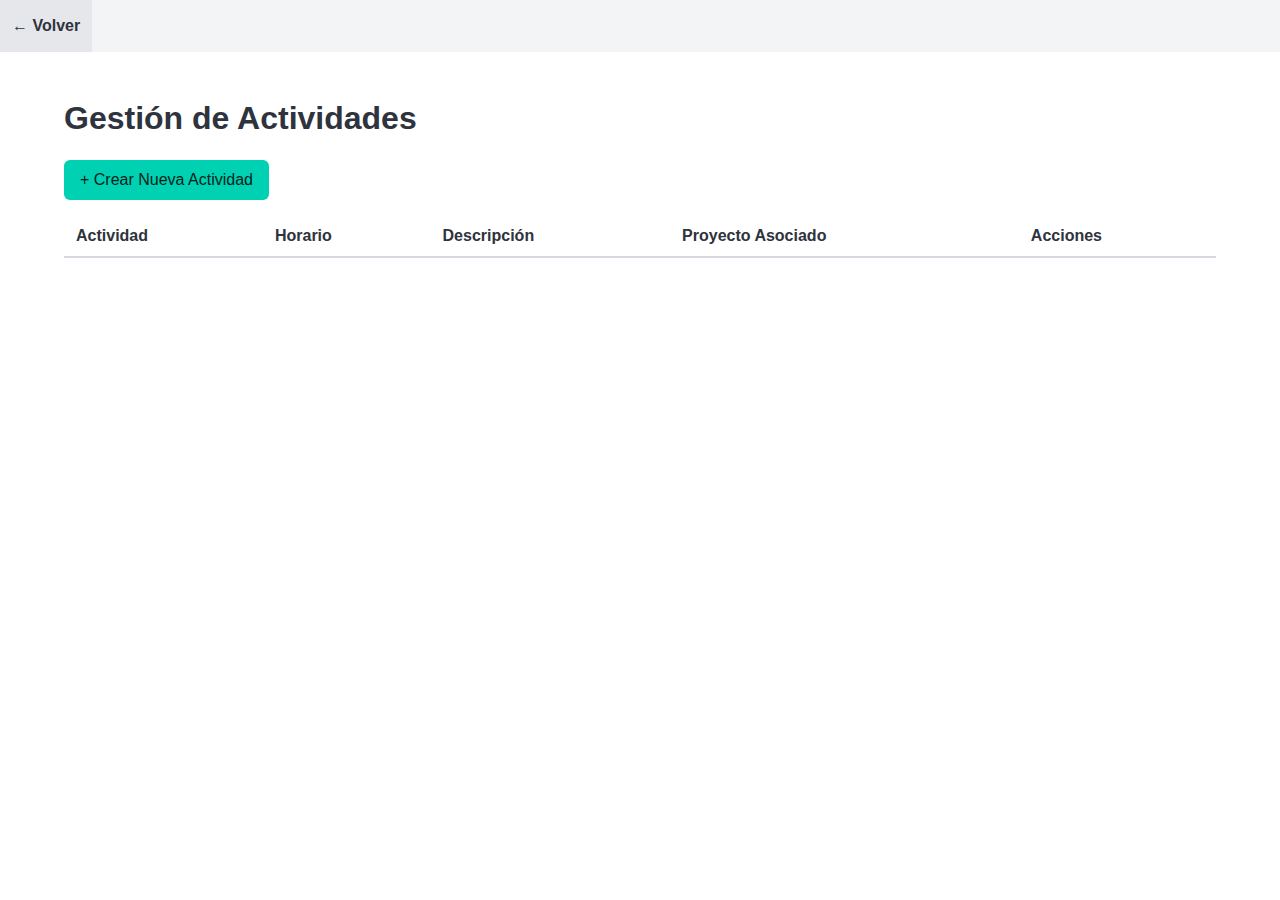
<file: actividades.html>
<!DOCTYPE html>
<html lang="es">
<head>
  <meta charset="UTF-8">
  <meta name="viewport" content="width=device-width, initial-scale=1">
  <title>Gestión de Actividades</title>
  <link rel="stylesheet" href="./bulma.css">
</head>
<body>

<!-- Navbar -->
<nav class="navbar is-light" aria-label="main navigation">
  <div class="navbar-brand">
    <a class="navbar-item" href="admin.html">
      <strong>← Volver</strong>
    </a>
  </div>
</nav>

<section class="section">
  <div class="container">
    <h1 class="title">Gestión de Actividades</h1>

    <div class="mb-4">
      <button class="button is-primary" id="btn-abrir-modal">+ Crear Nueva Actividad</button>
    </div>

    <div id="mensaje-alerta-actividad" class="notification is-success is-light" style="display:none;"></div>

    <table class="table is-fullwidth is-striped">
      <thead>
        <tr>
          <th>Actividad</th>
          <th>Horario</th>
          <th>Descripción</th>
          <th>Proyecto Asociado</th>
          <th>Acciones</th>
        </tr>
      </thead>
      <tbody id="tabla-actividades"></tbody>
    </table>
  </div>
</section>

<!-- Modal -->
<div class="modal" id="modal-crear-actividad">
  <div class="modal-background"></div>
  <div class="modal-card">
    <header class="modal-card-head">
      <p class="modal-card-title">Crear Nueva Actividad</p>
      <button class="delete" aria-label="close" id="btn-cerrar-modal"></button>
    </header>

    <!-- Cambiado de <section> a <div> para evitar warning -->
    <div class="modal-card-body">
      <form id="formulario-actividad">
        <div class="field">
          <label class="label">Nombre de la Actividad</label>
          <div class="control">
            <input class="input" id="nombre-actividad" type="text" placeholder="Nombre de la actividad">
          </div>
        </div>

        <div class="field">
          <label class="label">Horario</label>
          <div class="control">
            <input class="input" id="horario-actividad" type="text" placeholder="Ejemplo: Lunes 10:00 - 12:00">
          </div>
        </div>

        <div class="field">
          <label class="label">Descripción breve</label>
          <div class="control">
            <textarea class="textarea" id="descripcion-actividad" placeholder="Describe la actividad"></textarea>
          </div>
        </div>

        <div class="field">
          <label class="label">Proyecto Asociado</label>
          <div class="control">
            <div class="select is-fullwidth">
              <select id="select-proyecto-actividad">
                <option value="">Selecciona un proyecto</option>
              </select>
            </div>
          </div>
        </div>
      </form>
    </div>

    <footer class="modal-card-foot">
      <button type="button" class="button is-primary" id="btn-guardar-actividad">Guardar Actividad</button>
      <button type="button" class="button" id="btn-cancelar-modal">Cancelar</button>
    </footer>
  </div>
</div>

<script src="./actividades.js"></script>
</body>
</html>
</file>
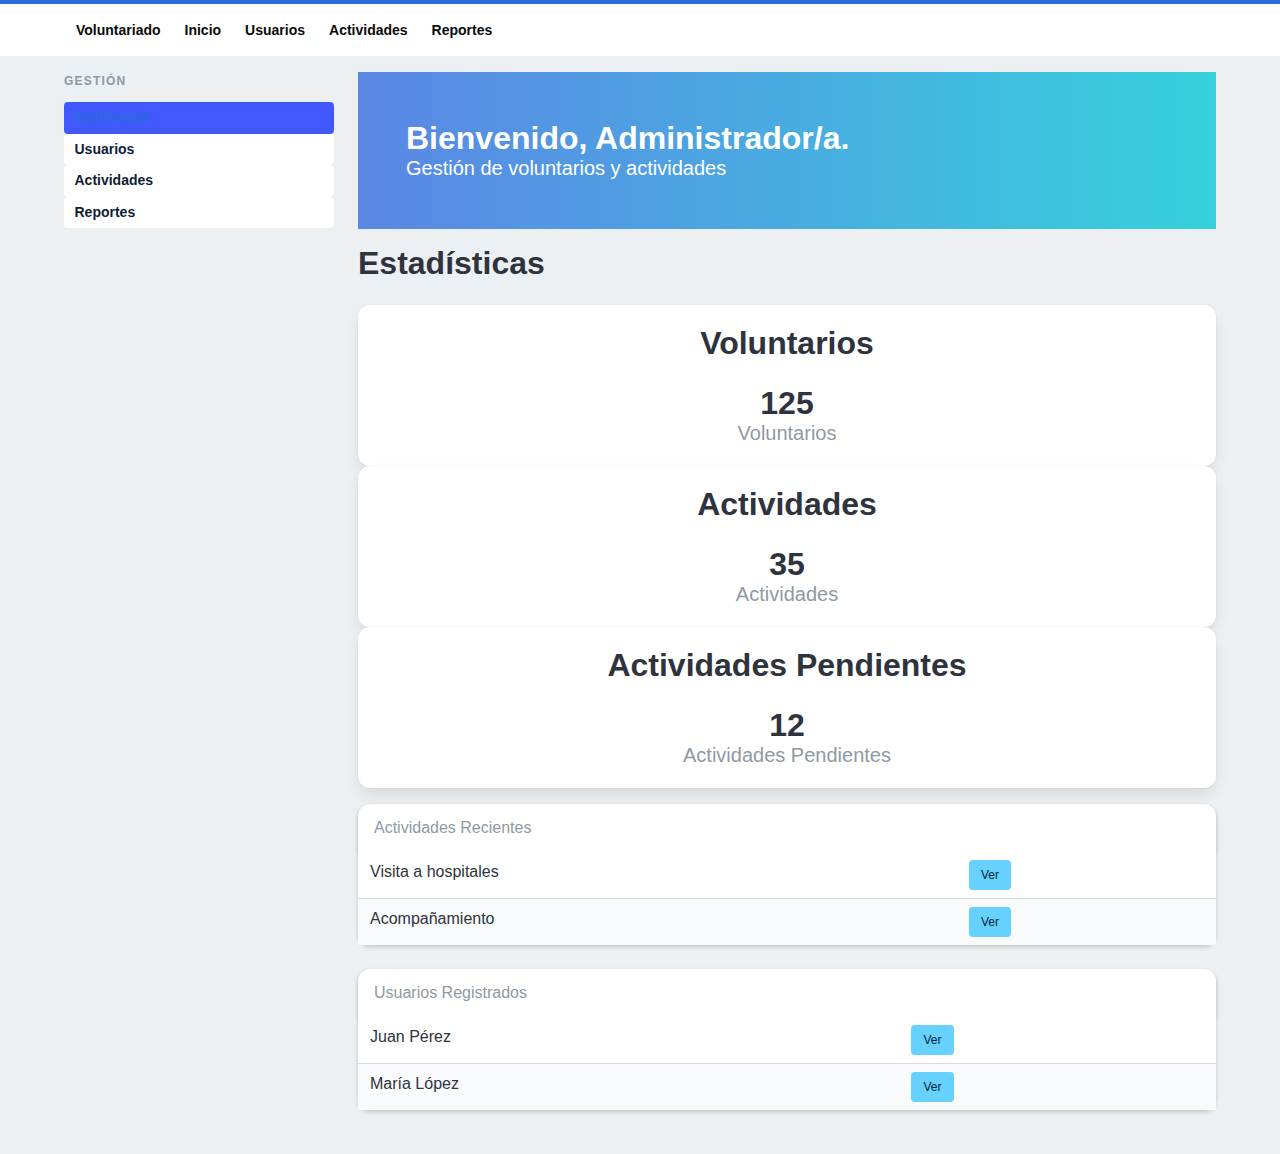
<file: coordinador.html>
<!DOCTYPE html>
<html lang="es">
<head>
    <meta charset="utf-8">
    <meta name="viewport" content="width=device-width, initial-scale=1">
    <title>Panel de Administrador - Voluntariado</title>
    <link rel="stylesheet" href="./bulma.css">
    <link rel="stylesheet" href="./admin.css">
</head>
<body>

    <!-- Barra de navegación -->
    <nav class="navbar is-white">
        <div class="container">
            <a class="navbar-item" href="./index.html">Voluntariado</a>
            <div class="navbar-burger burger" data-target="navMenu">
                <span></span><span></span><span></span>
            </div>
            <div id="navMenu" class="navbar-menu">
                <a class="navbar-item" href="./index.html">Inicio</a>
                <a class="navbar-item" href="">Usuarios</a>
                <a class="navbar-item" href="">Actividades</a>
                <a class="navbar-item" href="">Reportes</a>
            </div>
        </div>
    </nav>

    <!-- Contenido principal -->
    <div class="container">
        <div class="columns">
            <div class="column is-3">
                <aside class="menu">
                    <p class="menu-label">Gestión</p>
                    <ul class="menu-list">
                        <li><a class="is-active">Dashboard</a></li>
                        <li><a>Usuarios</a></li>
                        <li><a>Actividades</a></li>
                        <li><a>Reportes</a></li>
                    </ul>
                </aside>
            </div>

            <div class="column is-9">
                <section class="hero is-info welcome">
                    <div class="hero-body">
                        <h1 class="title">Bienvenido, Administrador/a.</h1>
                        <h2 class="subtitle">Gestión de voluntarios y actividades</h2>
                    </div>
                </section>

                <!-- Estadísticas -->
                <section class="info-tiles">
                    <h2 class="title">Estadísticas</h2> <!-- Encabezado agregado -->
                    <div class="tile is-ancestor has-text-centered">
                        <div class="tile is-parent">
                            <article class="tile is-child box">
                                <h3 class="title">Voluntarios</h3> <!-- Encabezado agregado -->
                                <p class="title">125</p>
                                <p class="subtitle">Voluntarios</p>
                            </article>
                        </div>
                        <div class="tile is-parent">
                            <article class="tile is-child box">
                                <h3 class="title">Actividades</h3> <!-- Encabezado agregado -->
                                <p class="title">35</p>
                                <p class="subtitle">Actividades</p>
                            </article>
                        </div>
                        <div class="tile is-parent">
                            <article class="tile is-child box">
                                <h3 class="title">Actividades Pendientes</h3> <!-- Encabezado agregado -->
                                <p class="title">12</p>
                                <p class="subtitle">Actividades Pendientes</p>
                            </article>
                        </div>
                    </div>
                </section>

                <!-- Tablas -->
                <div class="card">
                    <header class="card-header">
                        <p class="card-header-title">Actividades Recientes</p>
                    </header>
                    <div class="card-table">
                        <table class="table is-fullwidth is-striped">
                            <tbody>
                                <tr>
                                    <td><i class="fa fa-calendar"></i> Visita a hospitales</td>
                                    <td><a class="button is-small is-info" href="#">Ver</a></td>
                                </tr>
                                <tr>
                                    <td><i class="fa fa-calendar"></i> Acompañamiento</td>
                                    <td><a class="button is-small is-info" href="#">Ver</a></td>
                                </tr>
                            </tbody>
                        </table>
                    </div>
                </div>

                <div class="card">
                    <header class="card-header">
                        <p class="card-header-title">Usuarios Registrados</p>
                    </header>
                    <div class="card-table">
                        <table class="table is-fullwidth is-striped">
                            <tbody>
                                <tr>
                                    <td>Juan Pérez</td>
                                    <td><a class="button is-small is-info" href="#">Ver</a></td>
                                </tr>
                                <tr>
                                    <td>María López</td>
                                    <td><a class="button is-small is-info" href="#">Ver</a></td>
                                </tr>
                            </tbody>
                        </table>
                    </div>
                </div>
            </div>
        </div>
    </div>
</body>
</html>
</file>
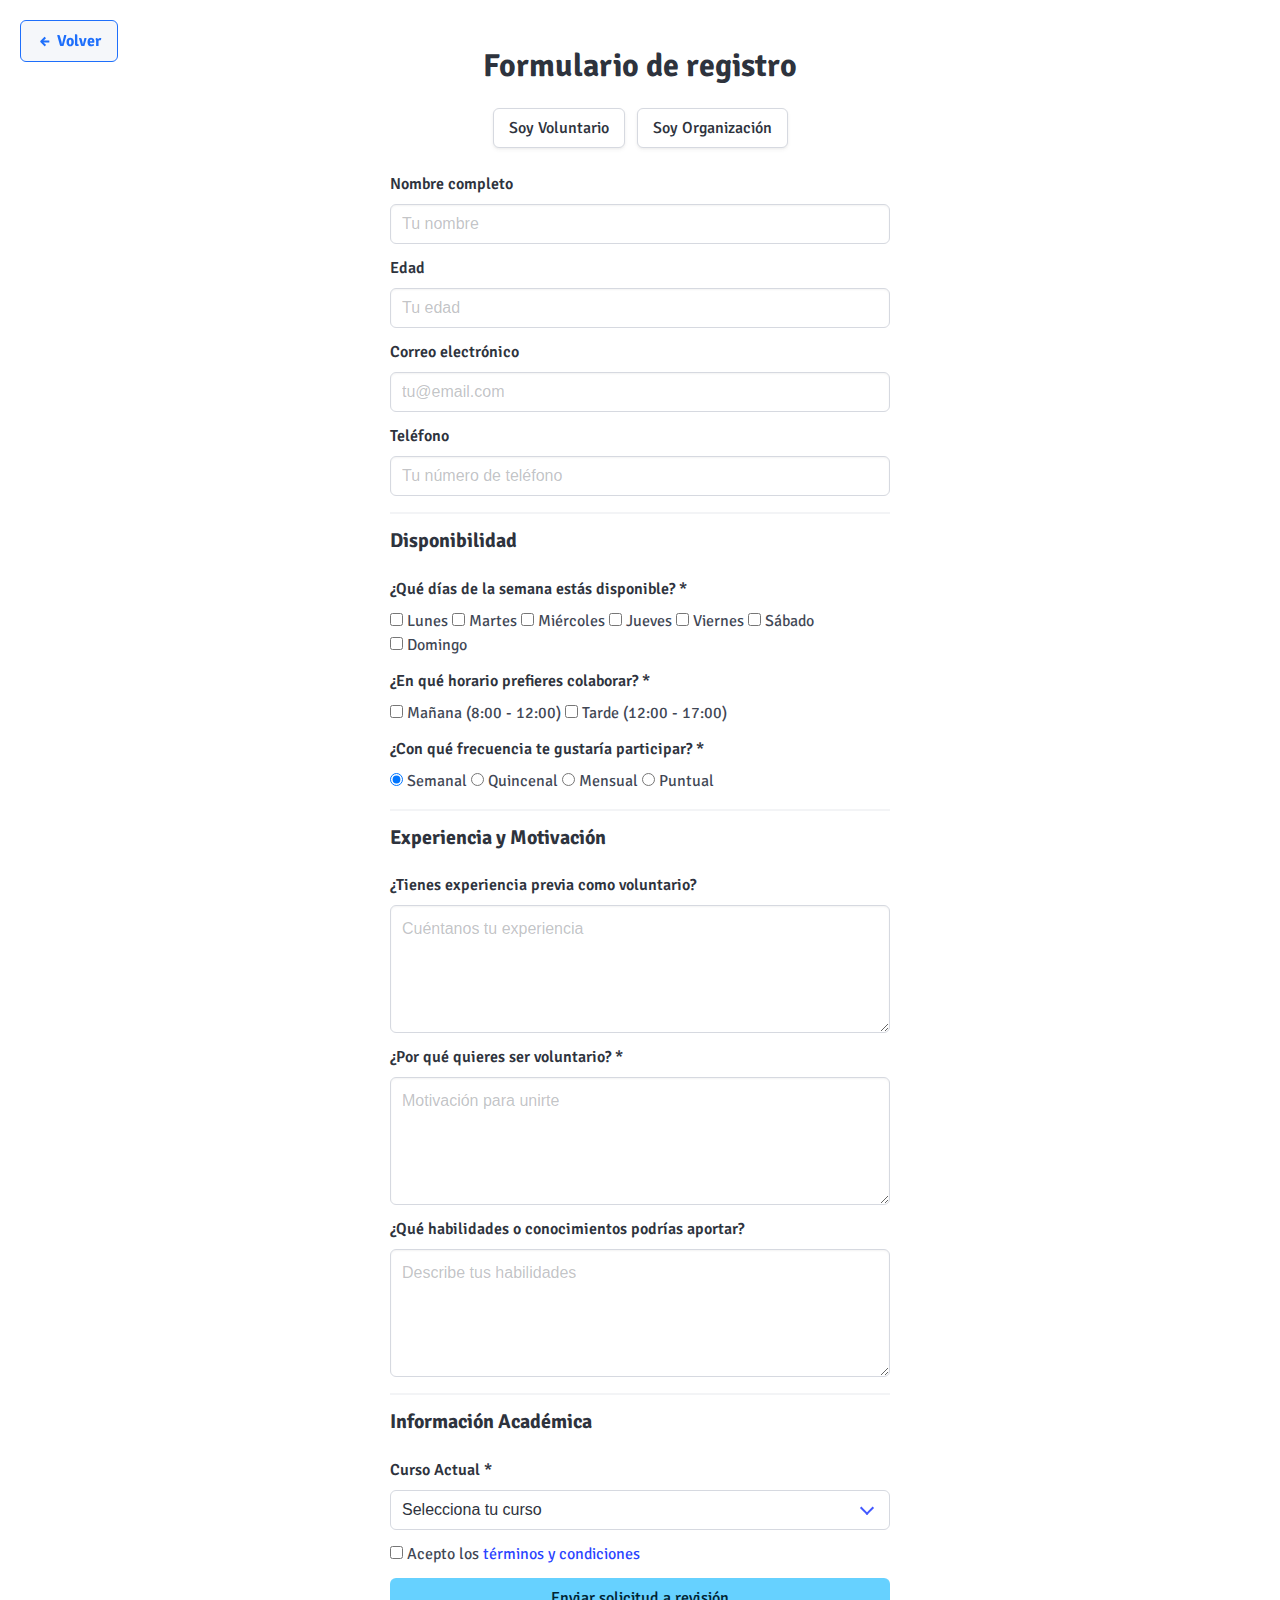
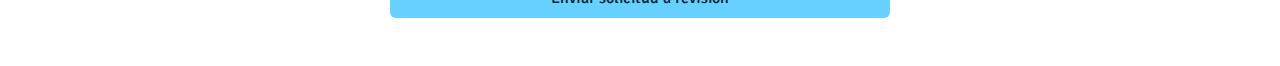
<file: formulario.html>
<!DOCTYPE html>
<html lang="es">
<head>
  <meta charset="UTF-8">
  <meta name="viewport" content="width=device-width, initial-scale=1">
  <title>Registro</title>
  <link rel="stylesheet" href="./bulma.css">
  <link rel="stylesheet" href="./formulario.css">
  <link rel="stylesheet" href="./estilos.css">
  <link rel="icon" type="image/x-icon" href="./Imagenes/Logo.png">
</head>
<body>

<!-- Botón flotante de Volver -->
<a href="pagina.html" class="button is-link is-light boton-volver">← Volver</a>

<section class="section">
  <div class="container" style="max-width: 500px;">
    <h1 class="title has-text-centered">Formulario de registro</h1>

    <!-- Botones para cambiar entre formularios -->
    <div class="buttons is-centered mb-5">
      <button id="btn-voluntario" class="button" onclick="mostrarFormulario('voluntario')">Soy Voluntario</button>
      <button id="btn-organizacion" class="button" onclick="mostrarFormulario('organizacion')">Soy Organización</button>
    </div>

    <!-- Formulario Voluntarios -->
    <form id="form-voluntario" class="formulario activo">
      <div class="field">
        <label class="label">Nombre completo</label>
        <div class="control">
          <input id="nombre-voluntario" class="input" type="text" placeholder="Tu nombre">
          <p id="error-nombre-voluntario" class="help is-danger"></p>
        </div>
      </div>

      <!-- Edad -->
      <div class="field">
        <label class="label">Edad</label>
        <div class="control">
          <input id="edad-voluntario" class="input" type="number" placeholder="Tu edad" min="18" max="99">
          <p id="error-edad-voluntario" class="help is-danger"></p>
        </div>
      </div>

      <div class="field">
        <label class="label">Correo electrónico</label>
        <div class="control">
          <input id="correo-voluntario" class="input" type="email" placeholder="tu@email.com">
          <p id="error-correo-voluntario" class="help is-danger"></p>
        </div>
      </div>

      <div class="field">
        <label class="label">Teléfono</label>
        <div class="control">
          <input id="telefono-voluntario" class="input" type="tel" placeholder="Tu número de teléfono">
          <p id="error-telefono-voluntario" class="help is-danger"></p>
        </div>
      </div>

      <hr class="my-4">
      <h2 class="title is-5">Disponibilidad</h2>

      <div class="field">
        <label class="label">¿Qué días de la semana estás disponible? *</label>
        <div class="control">
          <label class="checkbox"><input type="checkbox" name="dias" value="Lunes"> Lunes</label>
          <label class="checkbox"><input type="checkbox" name="dias" value="Martes"> Martes</label>
          <label class="checkbox"><input type="checkbox" name="dias" value="Miércoles"> Miércoles</label>
          <label class="checkbox"><input type="checkbox" name="dias" value="Jueves"> Jueves</label>
          <label class="checkbox"><input type="checkbox" name="dias" value="Viernes"> Viernes</label>
          <label class="checkbox"><input type="checkbox" name="dias" value="Sábado"> Sábado</label>
          <label class="checkbox"><input type="checkbox" name="dias" value="Domingo"> Domingo</label>
        </div>
        <p id="error-dias-voluntario" class="help is-danger"></p>
      </div>

      <div class="field">
        <label class="label">¿En qué horario prefieres colaborar? *</label>
        <div class="control">
          <label class="checkbox"><input type="checkbox" name="horario" value="Mañana"> Mañana (8:00 - 12:00)</label>
          <label class="checkbox"><input type="checkbox" name="horario" value="Tarde"> Tarde (12:00 - 17:00)</label>
        </div>
        <p id="error-horario-voluntario" class="help is-danger"></p>
      </div>

      <div class="field">
        <label class="label">¿Con qué frecuencia te gustaría participar? *</label>
        <div class="control">
          <label class="radio"><input type="radio" name="frecuencia" value="Semanal" checked> Semanal</label>
          <label class="radio"><input type="radio" name="frecuencia" value="Quincenal"> Quincenal</label>
          <label class="radio"><input type="radio" name="frecuencia" value="Mensual"> Mensual</label>
          <label class="radio"><input type="radio" name="frecuencia" value="Puntual"> Puntual</label>
        </div>
      </div>

      <hr class="my-4">
      <h2 class="title is-5">Experiencia y Motivación</h2>

      <div class="field">
        <label class="label">¿Tienes experiencia previa como voluntario?</label>
        <div class="control">
          <textarea id="experiencia-voluntario" class="textarea" placeholder="Cuéntanos tu experiencia"></textarea>
        </div>
      </div>

      <div class="field">
        <label class="label">¿Por qué quieres ser voluntario? *</label>
        <div class="control">
          <textarea id="motivacion-voluntario" class="textarea" placeholder="Motivación para unirte"></textarea>
          <p id="error-motivacion-voluntario" class="help is-danger"></p>
        </div>
      </div>

      <div class="field">
        <label class="label">¿Qué habilidades o conocimientos podrías aportar?</label>
        <div class="control">
          <textarea id="habilidades-voluntario" class="textarea" placeholder="Describe tus habilidades"></textarea>
        </div>
      </div>

      <hr class="my-4">
      <h2 class="title is-5">Información Académica</h2>

      <div class="field">
        <label class="label">Curso Actual *</label>
        <div class="control">
          <div class="select is-fullwidth">
            <select id="curso-voluntario">
              <option value="">Selecciona tu curso</option>
              <option>1º ASIR</option>
              <option>2º ASIR</option>
              <option>1º DAM</option>
              <option>2º DAM</option>
              <option>1º CEGFS</option>
              <option>2º CEGFS</option>
            </select>
          </div>
          <p id="error-curso-voluntario" class="help is-danger"></p>
        </div>
      </div>

      <div class="field">
        <div class="control">
          <label class="checkbox">
            <input type="checkbox" id="terminos-voluntario">
            Acepto los <a href="#">términos y condiciones</a>
          </label>
          <p id="error-terminos-voluntario" class="help is-danger"></p>
        </div>
      </div>

      <div class="field mt-3">
        <button type="button" class="button is-info is-fullwidth" onclick="enviarSolicitudPendiente()">Enviar solicitud a revisión</button>
      </div>
    </form>
  </div>
</section>

<!-- Formulario Organizaciones -->
<form id="form-organizacion" class="formulario">
  <hr class="my-4">
  <h2 class="title is-5">Datos de la Organización</h2>
  
  <div class="field">
    <label class="label">Nombre de la Organización *</label>
    <div class="control">
      <input id="nombre-organizacion" class="input" type="text" placeholder="Nombre de tu organización">
      <p id="error-nombre-organizacion" class="help is-danger"></p>
    </div>
  </div>
  
  <div class="field">
    <label class="label">Tipo de Organización *</label>
    <div class="control">
      <div class="select is-fullwidth">
        <select id="tipo-organizacion">
          <option value="">Selecciona el tipo</option>
          <option>ONG</option>
          <option>Asociación</option>
          <option>Fundación</option>
          <option>Cooperativa</option>
        </select>
      </div>
      <p id="error-tipo-organizacion" class="help is-danger"></p>
    </div>
  </div>
  
  <div class="field">
    <label class="label">Correo Electrónico *</label>
    <div class="control">
      <input id="correo-organizacion" class="input" type="email" placeholder="organization@ejemplo.com">
      <p id="error-correo-organizacion" class="help is-danger"></p>
    </div>
  </div>
  
  <div class="field">
    <label class="label">Teléfono *</label>
    <div class="control">
      <input id="telefono-organizacion" class="input" type="tel" placeholder="+34 900 000 000">
      <p id="error-telefono-organizacion" class="help is-danger"></p>
    </div>
  </div>
  
  <div class="field">
    <label class="label">Sitio Web</label>
    <div class="control">
      <input id="sitio-organizacion" class="input" type="url" placeholder="https://www.ejemplo.org">
    </div>
  </div>
  
  <div class="field">
    <label class="label">Número de Registro Legal</label>
    <div class="control">
      <input id="registro-organizacion" class="input" type="text" placeholder="Número de registro oficial">
    </div>
  </div>
  
  <hr class="my-4">
  <h2 class="title is-5">Información de Contacto del Representante</h2>
  
  <div class="field">
    <label class="label">Nombre del Representante *</label>
    <div class="control">
      <input id="nombre-representante" class="input" type="text" placeholder="Nombre completo">
      <p id="error-nombre-representante" class="help is-danger"></p>
    </div>
  </div>
  
  <div class="field">
    <label class="label">Cargo *</label>
    <div class="control">
      <input id="cargo-representante" class="input" type="text" placeholder="Cargo en la organización">
      <p id="error-cargo-representante" class="help is-danger"></p>
    </div>
  </div>
  
  <hr class="my-4">
  <h2 class="title is-5">Descripción y Actividades</h2>
  
  <div class="field">
    <label class="label">Descripción de la Organización *</label>
    <div class="control">
      <textarea id="descripcion-organizacion" class="textarea" placeholder="Describe brevemente la misión"></textarea>
      <p id="error-descripcion-organizacion" class="help is-danger"></p>
    </div>
  </div>
  
  <div class="field">
    <label class="label">Principales Actividades *</label>
    <div class="control">
      <textarea id="actividades-organizacion" class="textarea" placeholder="Proyectos y actividades principales"></textarea>
      <p id="error-actividades-organizacion" class="help is-danger"></p>
    </div>
  </div>
  
  <hr class="my-4">
<h2 class="title is-5">Necesidades de Voluntariado</h2>

<div class="field">
<label class="label">Perfiles de Voluntarios Requeridos *</label>
<div class="control">
<textarea id="perfiles-voluntarios" class="textarea" placeholder="Describe los tipos de voluntarios que necesita tu organización"></textarea>
<p id="error-perfiles-voluntarios" class="help is-danger"></p>
</div>
</div>

<div class="field">
<div class="control">
<label class="checkbox">
<input type="checkbox" id="terminos-organizacion">
He leído y acepto la <a href="#">política de privacidad</a> y los <a href="#">términos de servicio</a>.
</label>
<p id="error-terminos-organizacion" class="help is-danger"></p>
</div>
</div>

<div class="field mt-5">
<button type="submit" class="button is-primary is-fullwidth">Registrarme como Organización</button>
</div>

</form>

</div>
</section>


<script src="./script.js"></script>
<script src="./formularios.js"></script>
</body>
</html>
</file>
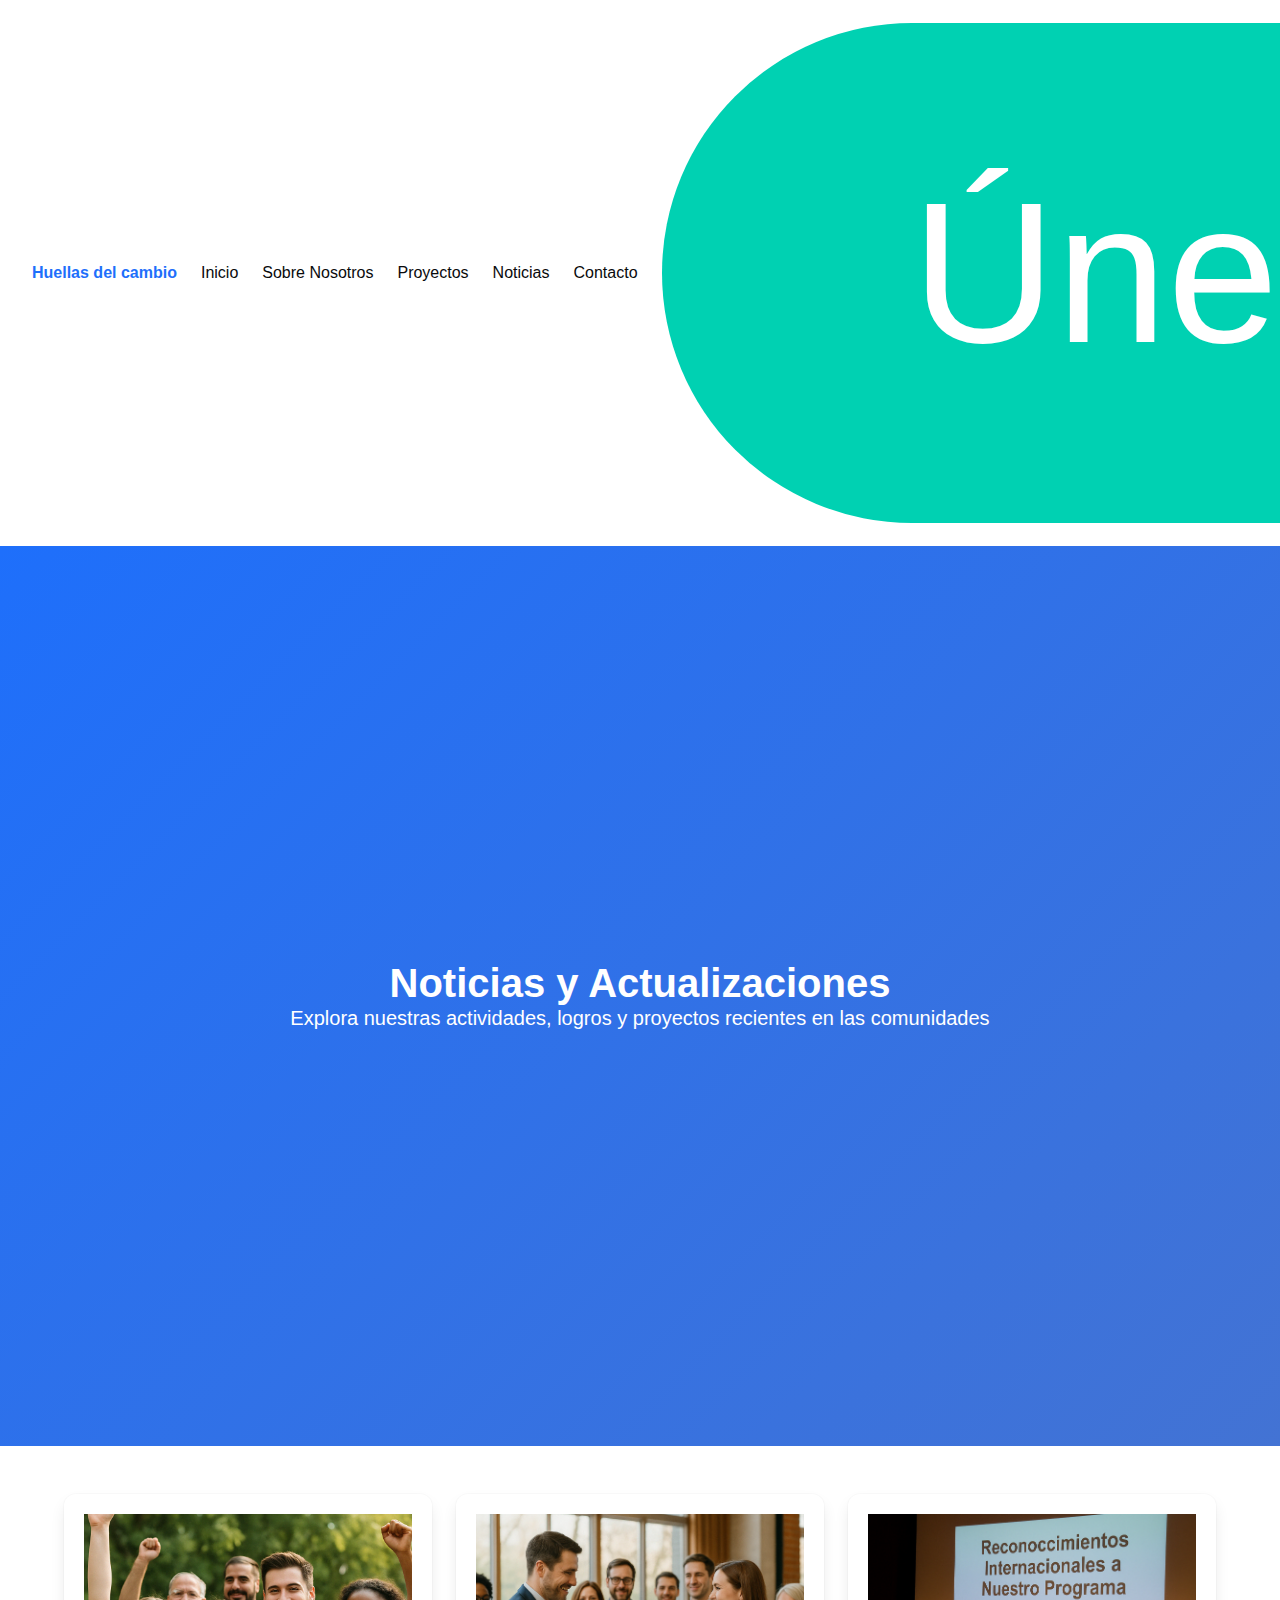
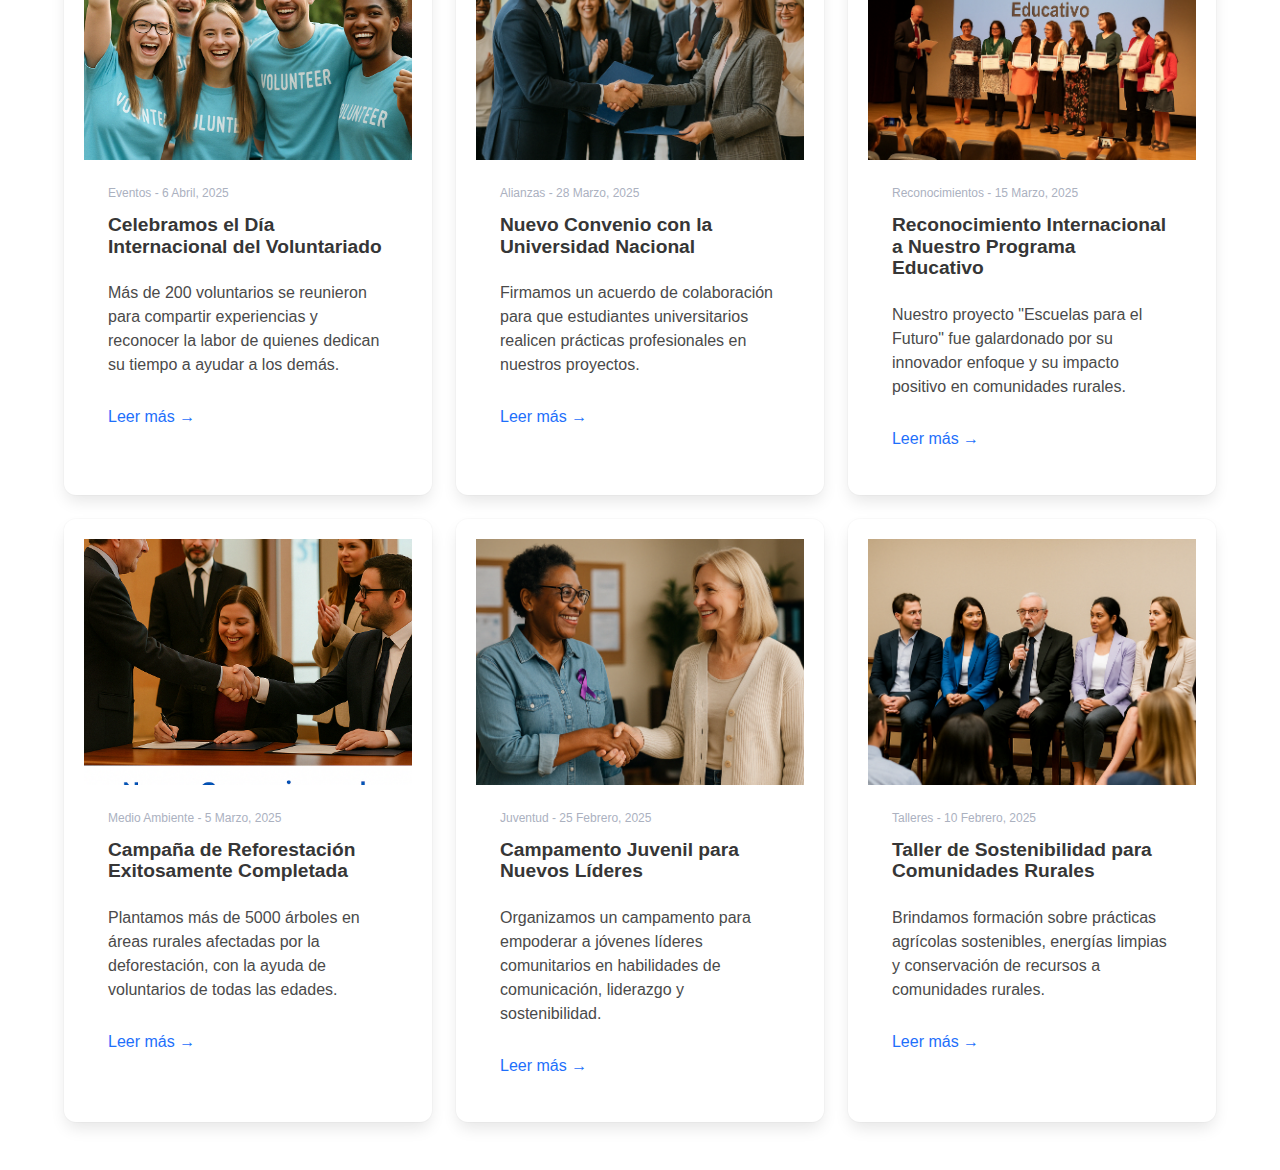
<file: noticias.html>
<!DOCTYPE html>
<html lang="es">
<head>
  <meta charset="UTF-8">
  <meta name="viewport" content="width=device-width, initial-scale=1.0">
  <title>Noticias - Huellas del Cambio</title>
  <link rel="stylesheet" href="./noticias.css"> 
  <link rel="stylesheet" href="./estilos.css">
  <link rel="stylesheet" href="./bulma.css">
  <link rel="icon" type="image/x-icon" href="./Imagenes/Logo.png">
</head>
<body>

    <!-- Navbar -->
    <nav class="navbar is-white">
        <div class="navbar-brand">
          <a class="navbar-item" href="#">
            <strong style="color:#1e6ffb">Huellas del cambio</strong>
          </a>
        </div>
        <div class="navbar-menu">
          <div class="navbar-start">
            <a class="navbar-item">Inicio</a>
            <a class="navbar-item" href="#quienes-somos">Sobre Nosotros</a>
            <a class="navbar-item">Proyectos</a>
            <a class="navbar-item">Noticias</a>
            <a class="navbar-item">Contacto</a>
          </div>
          <div class="navbar-end">
            <div class="navbar-item">
              <a class="button is-primary is-rounded">Únete Ahora</a>
            </div>
          </div>
        </div>
      </nav>

  <section class="hero is-primary is-bold">
    <div class="hero-body has-text-centered">
      <p class="title is-2">Noticias y Actualizaciones</p>
      <p class="subtitle is-5">Explora nuestras actividades, logros y proyectos recientes en las comunidades</p>
    </div>
  </section>

  <section class="section">
    <div class="container">
      <div class="columns is-multiline">

        <!-- Noticia 1 -->
        <div class="column is-one-third fade-in">
          <div class="box news-card">
            <figure class="image is-4by3">
              <img src="Imagenes/noticia1.png" alt="Celebración Día del Voluntariado">
            </figure>
            <div class="content">
              <p class="is-size-7 has-text-grey-light">Eventos - 6 Abril, 2025</p>
              <h3 class="title is-5 mt-2">Celebramos el Día Internacional del Voluntariado</h3>
              <p>Más de 200 voluntarios se reunieron para compartir experiencias y reconocer la labor de quienes dedican su tiempo a ayudar a los demás.</p>
              <a href="#" class="mt-3 is-inline-block">Leer más →</a>
            </div>
          </div>
        </div>

        <!-- Noticia 2 -->
        <div class="column is-one-third fade-in">
          <div class="box news-card">
            <figure class="image is-4by3">
              <img src="Imagenes/noticias2.png" alt="Nuevo convenio universidad">
            </figure>
            <div class="content">
              <p class="is-size-7 has-text-grey-light">Alianzas - 28 Marzo, 2025</p>
              <h3 class="title is-5 mt-2">Nuevo Convenio con la Universidad Nacional</h3>
              <p>Firmamos un acuerdo de colaboración para que estudiantes universitarios realicen prácticas profesionales en nuestros proyectos.</p>
              <a href="#" class="mt-3 is-inline-block">Leer más →</a>
            </div>
          </div>
        </div>

        <!-- Noticia 3 -->
        <div class="column is-one-third fade-in">
          <div class="box news-card">
            <figure class="image is-4by3">
              <img src="Imagenes/noticia3.png" alt="Premio educativo internacional">
            </figure>
            <div class="content">
              <p class="is-size-7 has-text-grey-light">Reconocimientos - 15 Marzo, 2025</p>
              <h3 class="title is-5 mt-2">Reconocimiento Internacional a Nuestro Programa Educativo</h3>
              <p>Nuestro proyecto "Escuelas para el Futuro" fue galardonado por su innovador enfoque y su impacto positivo en comunidades rurales.</p>
              <a href="#" class="mt-3 is-inline-block">Leer más →</a>
            </div>
          </div>
        </div>

        <!-- Noticia 4 -->
        <div class="column is-one-third fade-in">
          <div class="box news-card">
            <figure class="image is-4by3">
              <img src="Imagenes/noticia4.png" alt="Campaña reforestación">
            </figure>
            <div class="content">
              <p class="is-size-7 has-text-grey-light">Medio Ambiente - 5 Marzo, 2025</p>
              <h3 class="title is-5 mt-2">Campaña de Reforestación Exitosamente Completada</h3>
              <p>Plantamos más de 5000 árboles en áreas rurales afectadas por la deforestación, con la ayuda de voluntarios de todas las edades.</p>
              <a href="#" class="mt-3 is-inline-block">Leer más →</a>
            </div>
          </div>
        </div>

        <!-- Noticia 5 -->
        <div class="column is-one-third fade-in">
          <div class="box news-card">
            <figure class="image is-4by3">
              <img src="Imagenes/noticia5.png" alt="Campamento juvenil">
            </figure>
            <div class="content">
              <p class="is-size-7 has-text-grey-light">Juventud - 25 Febrero, 2025</p>
              <h3 class="title is-5 mt-2">Campamento Juvenil para Nuevos Líderes</h3>
              <p>Organizamos un campamento para empoderar a jóvenes líderes comunitarios en habilidades de comunicación, liderazgo y sostenibilidad.</p>
              <a href="#" class="mt-3 is-inline-block">Leer más →</a>
            </div>
          </div>
        </div>

        <!-- Noticia 6 -->
        <div class="column is-one-third fade-in">
          <div class="box news-card">
            <figure class="image is-4by3">
              <img src="Imagenes/noticia6.png" alt="Taller de sostenibilidad">
            </figure>
            <div class="content">
              <p class="is-size-7 has-text-grey-light">Talleres - 10 Febrero, 2025</p>
              <h3 class="title is-5 mt-2">Taller de Sostenibilidad para Comunidades Rurales</h3>
              <p>Brindamos formación sobre prácticas agrícolas sostenibles, energías limpias y conservación de recursos a comunidades rurales.</p>
              <a href="#" class="mt-3 is-inline-block">Leer más →</a>
            </div>
          </div>
        </div>

      </div>
    </div>
  </section>

</body>
</html>
</file>
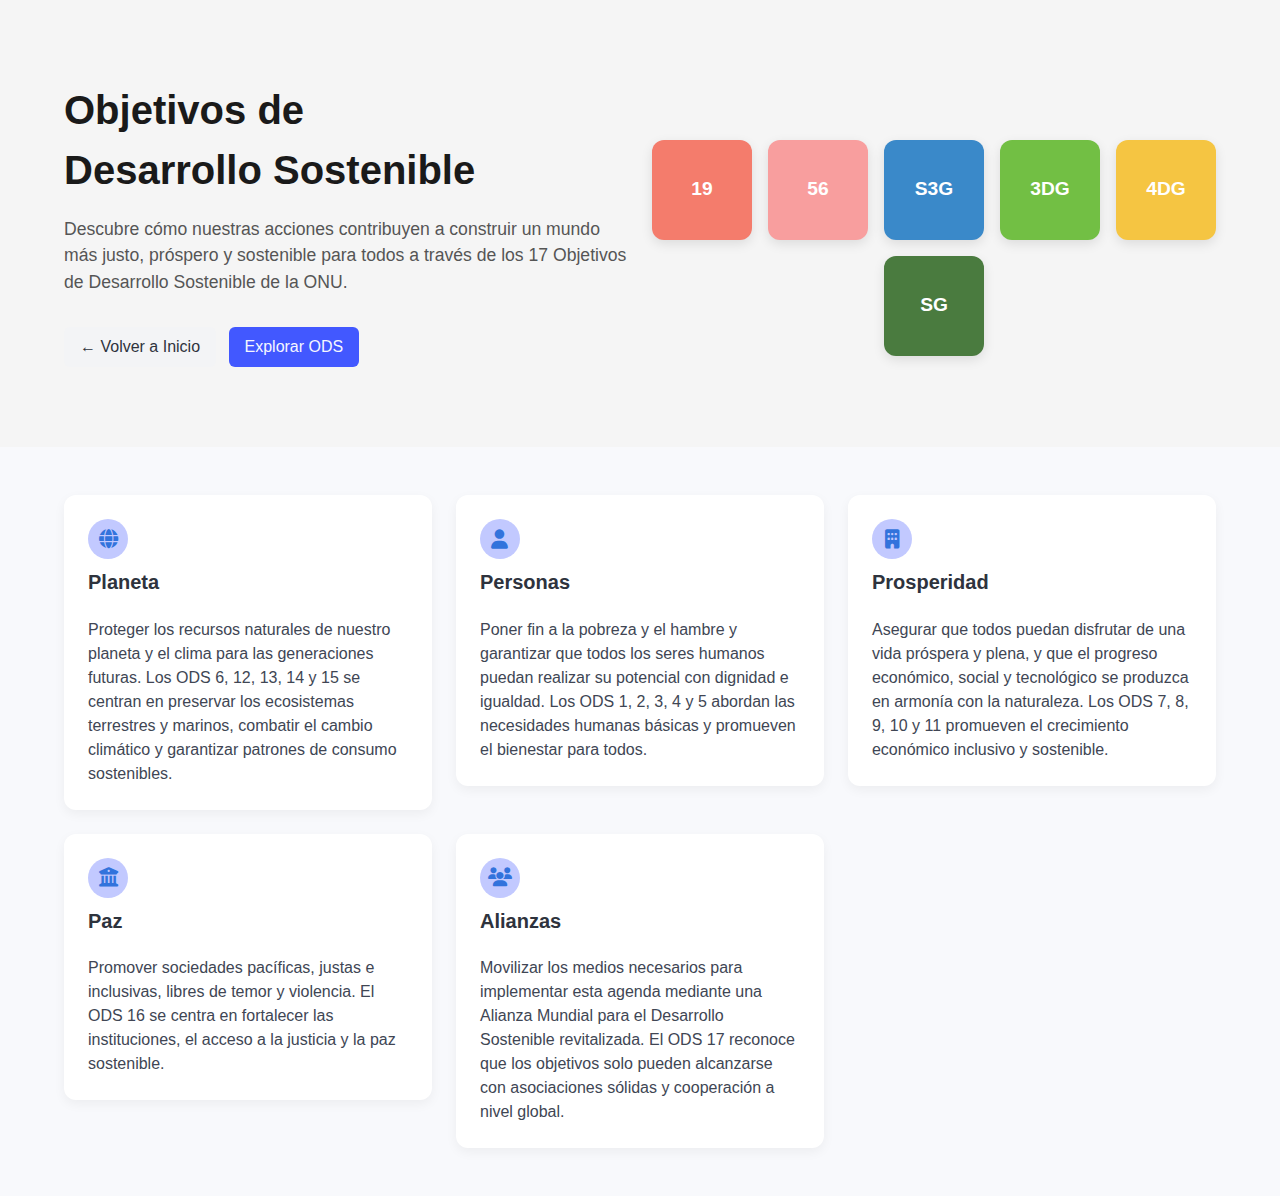
<file: ods.html>
<!DOCTYPE html>
<html lang="es">
<head>
  <meta charset="UTF-8">
  <title>ODS - Voluntariado</title>
  <meta name="viewport" content="width=device-width, initial-scale=1.0">
  <link rel="stylesheet" href="./bulma.css">
  <link rel="stylesheet" href="./ods.css">
  <link rel="stylesheet" href="https://cdnjs.cloudflare.com/ajax/libs/font-awesome/6.5.0/css/all.min.css">
 
</head>
<body>

  <!-- Sección 1: Objetivos de Desarrollo Sostenible -->
  <section class="ods-section">
    <div class="container">
      <div class="columns is-vcentered">
        <div class="column is-half">
          <h1 class="ods-title">Objetivos de<br>Desarrollo Sostenible</h1>
          <p class="ods-subtitle">
            Descubre cómo nuestras acciones contribuyen a construir un mundo más justo, próspero y sostenible para todos a través de los 17 Objetivos de Desarrollo Sostenible de la ONU.
          </p>

          <div class="ods-buttons">
            <a href="pagina.html" class="button is-light">← Volver a Inicio</a>
            <a href="#explorar-ods" class="button is-link ml-2">Explorar ODS</a>
          </div>
        </div>

        <div class="column is-half">
          <div class="ods-grid">
            <div class="ods-card bg-orange">19</div>
            <div class="ods-card bg-pink">56</div>
            <div class="ods-card bg-blue">S3G</div>
            <div class="ods-card bg-green">3DG</div>
            <div class="ods-card bg-yellow">4DG</div>
            <div class="ods-card bg-darkgreen">SG</div>
          </div>
        </div>
      </div>
    </div>
  </section>

  <!-- Sección 2: Tarjetas informativas de ODS -->
  <section class="section fade-in" id="explorar-ods">
    <div class="container">
      <div class="columns is-multiline">
        <!-- Planeta -->
        <div class="column is-one-third">
          <div class="card content-card">
            <div class="card-content">
              <span class="icon-box has-background-link-light">
                <i class="fas fa-globe"></i>
              </span>
              <h3 class="title is-5 mt-3">Planeta</h3>
              <p>
                Proteger los recursos naturales de nuestro planeta y el clima para las generaciones futuras. 
                Los ODS 6, 12, 13, 14 y 15 se centran en preservar los ecosistemas terrestres y marinos, combatir el cambio climático 
                y garantizar patrones de consumo sostenibles.
              </p>
            </div>
          </div>
        </div>

        <!-- Personas -->
        <div class="column is-one-third">
          <div class="card content-card">
            <div class="card-content">
              <span class="icon-box has-background-link-light">
                <i class="fas fa-user"></i>
              </span>
              <h3 class="title is-5 mt-3">Personas</h3>
              <p>
                Poner fin a la pobreza y el hambre y garantizar que todos los seres humanos puedan realizar su potencial con dignidad e igualdad. 
                Los ODS 1, 2, 3, 4 y 5 abordan las necesidades humanas básicas y promueven el bienestar para todos.
              </p>
            </div>
          </div>
        </div>

        <!-- Prosperidad -->
        <div class="column is-one-third">
          <div class="card content-card">
            <div class="card-content">
              <span class="icon-box has-background-link-light">
                <i class="fas fa-building"></i>
              </span>
              <h3 class="title is-5 mt-3">Prosperidad</h3>
              <p>
                Asegurar que todos puedan disfrutar de una vida próspera y plena, y que el progreso económico, social y tecnológico 
                se produzca en armonía con la naturaleza. Los ODS 7, 8, 9, 10 y 11 promueven el crecimiento económico inclusivo y sostenible.
              </p>
            </div>
          </div>
        </div>

        <!-- Paz -->
        <div class="column is-one-third">
          <div class="card content-card">
            <div class="card-content">
              <span class="icon-box has-background-link-light">
                <i class="fas fa-university"></i>
              </span>
              <h3 class="title is-5 mt-3">Paz</h3>
              <p>
                Promover sociedades pacíficas, justas e inclusivas, libres de temor y violencia. El ODS 16 se centra en fortalecer las instituciones, 
                el acceso a la justicia y la paz sostenible.
              </p>
            </div>
          </div>
        </div>

        <!-- Alianzas -->
        <div class="column is-one-third">
          <div class="card content-card">
            <div class="card-content">
              <span class="icon-box has-background-link-light">
                <i class="fas fa-users"></i>
              </span>
              <h3 class="title is-5 mt-3">Alianzas</h3>
              <p>
                Movilizar los medios necesarios para implementar esta agenda mediante una Alianza Mundial para el Desarrollo Sostenible revitalizada. 
                El ODS 17 reconoce que los objetivos solo pueden alcanzarse con asociaciones sólidas y cooperación a nivel global.
              </p>
            </div>
          </div>
        </div>

      </div>
    </div>
  </section>

  <script src="./ods.js"></script>
</body>
</html>
</file>
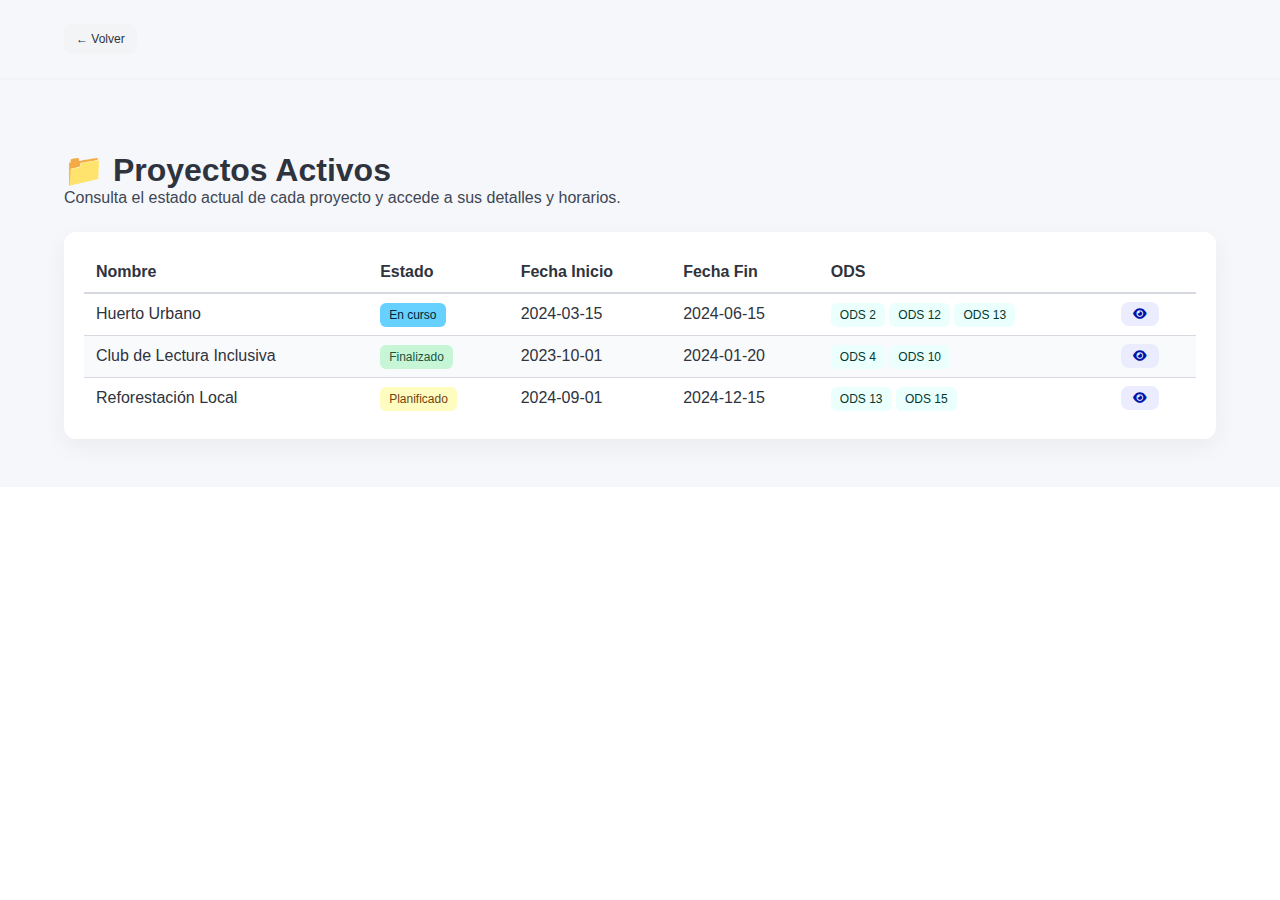
<file: proyectos.html>
<!DOCTYPE html>
<html lang="es">
<head>
  <meta charset="UTF-8">
  <meta name="viewport" content="width=device-width, initial-scale=1.0">
  <title>Proyectos</title>
  <link rel="stylesheet" href="./bulma.css">
  <link rel="icon" type="image/x-icon" href="./Imagenes/Logo.png">
  <link rel="stylesheet" href="./administrador.css">
  <link rel="stylesheet" href="https://cdnjs.cloudflare.com/ajax/libs/font-awesome/6.5.0/css/all.min.css">
  <style>
    
  </style>
</head>
<body>

         <!-- Volver al panel de administrador -->
<section class="section pt-5 pb-0">
    <div class="container">
      <h2 class="is-sr-only">Navegación</h2>
      <a href="admin.html" class="button is-light is-small">
        ← Volver
      </a>
    </div>
  </section>
     <hr>
  <section class="section">
    <div class="container">
      <h1 class="title is-3">📁 Proyectos Activos</h1>
      <p class="subtitle is-6 has-text-grey-dark">Consulta el estado actual de cada proyecto y accede a sus detalles y horarios.</p>

      <div class="box">
        <table class="table is-fullwidth is-hoverable is-striped">
          <thead>
            <tr>
              <th>Nombre</th>
              <th>Estado</th>
              <th>Fecha Inicio</th>
              <th>Fecha Fin</th>
              <th>ODS</th>
              <th></th>
            </tr>
          </thead>
          <tbody id="tabla-proyectos">
            <!-- JS Insertado -->
          </tbody>
        </table>
      </div>
    </div>
  </section>

  <div class="modal" id="modal-proyecto">
    <div class="modal-background" onclick="cerrarModalProyecto()"></div>
    <div class="modal-card">
      <header class="modal-card-head">
        <p class="modal-card-title">Detalles del Proyecto</p>
        <button class="delete" aria-label="close" onclick="cerrarModalProyecto()"></button>
      </header>
      <section class="modal-card-body" id="contenido-proyecto">
        <!-- Info cargada -->
      </section>
    </div>
  </div>

 <script src="./projects.js"></script>
</body>
</html>
</file>
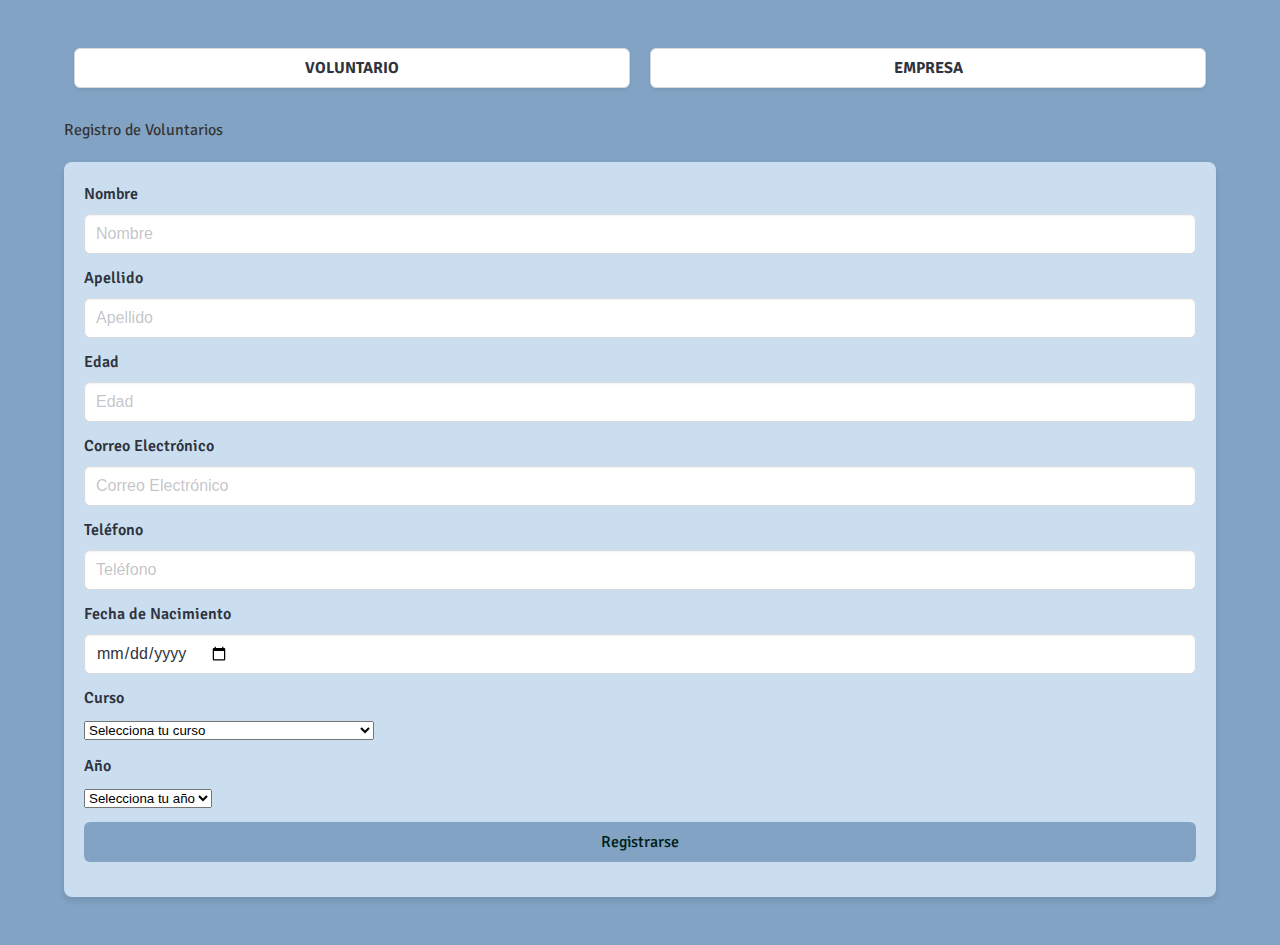
<file: registro.html>
<!DOCTYPE html>
<html lang="es">
  <head>
    <meta charset="UTF-8" />
    <meta name="viewport" content="width=device-width, initial-scale=1.0" />
    <title>Registro</title>
    <link rel="stylesheet" href="./unete.css" />
    <link rel="stylesheet" href="./bulma.css" />
  </head>
  <body>
    <section class="section">
      <div class="container">
        <div class="tab-buttons">
          <button class="button" onclick="mostrarFormulario('voluntario')">
            Voluntario
          </button>
          <button class="button" onclick="mostrarFormulario('empresa')">
            Empresa
          </button>
        </div>

        <!-- Formulario de Voluntarios -->
        <div id="formVoluntario" class="formulario activo">
          <h2>Registro de Voluntarios</h2>
          <form id="registroVoluntario">
            <div class="field">
              <label class="label" for="nombre">Nombre</label>
              <div class="control">
                <input
                  type="text"
                  class="input"
                  name="nombre"
                  id="nombre"
                  placeholder="Nombre"
                  required
                />
              </div>
            </div>

            <div class="field">
              <label class="label" for="apellido">Apellido</label>
              <div class="control">
                <input
                  type="text"
                  class="input"
                  name="apellido"
                  id="apellido"
                  placeholder="Apellido"
                  required
                />
              </div>
            </div>

            <div class="field">
              <label class="label" for="edad">Edad</label>
              <div class="control">
                <input
                  type="number"
                  class="input"
                  name="edad"
                  id="edad"
                  placeholder="Edad"
                  min="16"
                  max="99"
                  required
                />
              </div>
            </div>

            <div class="field">
              <label class="label" for="email">Correo Electrónico</label>
              <div class="control">
                <input
                  type="email"
                  class="input"
                  name="email"
                  id="email"
                  placeholder="Correo Electrónico"
                  required
                />
              </div>
            </div>

            <div class="field">
              <label class="label" for="telefono">Teléfono</label>
              <div class="control">
                <input
                  type="tel"
                  class="input"
                  name="telefono"
                  id="telefono"
                  placeholder="Teléfono"
                />
              </div>
            </div>

            <div class="field">
              <label class="label" for="fechaNacimiento"
                >Fecha de Nacimiento</label
              >
              <div class="control">
                <input
                  type="date"
                  class="input"
                  name="fechaNacimiento"
                  id="fechaNacimiento"
                  required
                />
              </div>
            </div>

            <div class="field">
              <label class="label" for="curso">Curso</label>
              <div class="control">
                <select name="curso" id="curso" required>
                  <option value="" disabled selected>
                    Selecciona tu curso
                  </option>
                  <optgroup label="Grado Medio">
                    <option value="sistemas_microinformaticos">
                      Sistemas Microinformáticos y Redes
                    </option>
                    <option value="gestion_administrativa">
                      Gestión Administrativa
                    </option>
                    <option value="cocina_gastronomia">
                      Cocina y Gastronomía
                    </option>
                  </optgroup>
                  <optgroup label="Grado Superior">
                    <option value="desarrollo_multiplataforma">
                      Desarrollo de Aplicaciones Multiplataforma
                    </option>
                    <option value="desarrollo_web">
                      Desarrollo de Aplicaciones Web
                    </option>
                    <option value="marketing_publicidad">
                      Marketing y Publicidad
                    </option>
                    <option value="gestion_finanzas">
                      Administración y Finanzas
                    </option>
                    <option value="direccion_cocina">
                      Dirección de Cocina
                    </option>
                  </optgroup>
                </select>
              </div>
            </div>

            <div class="field">
              <label class="label" for="ano">Año</label>
              <div class="control">
                <select name="año" id="ano" required>
                  <option value="" disabled selected>Selecciona tu año</option>
                  <option value="1º">1º</option>
                  <option value="2º">2º</option>
                </select>
              </div>
            </div>

            <div class="field">
              <div class="control">
                <button type="submit" class="button is-primary">
                  Registrarse
                </button>
              </div>
            </div>
          </form>
        </div>

        <!-- Formulario de Empresas -->
        <div id="formEmpresa" class="formulario">
          <h2>Registro de Empresas</h2>
          <form id="registroEmpresa">
            <div class="field">
              <label class="label" for="nombreEmpresa"
                >Nombre de la Empresa</label
              >
              <div class="control">
                <input
                  type="text"
                  class="input"
                  name="nombreEmpresa"
                  id="nombreEmpresa"
                  placeholder="Nombre de la Empresa"
                  required
                />
              </div>
            </div>

            <div class="field">
              <label class="label" for="cif">CIF</label>
              <div class="control">
                <input
                  type="text"
                  class="input"
                  name="cif"
                  id="cif"
                  placeholder="CIF"
                  required
                />
              </div>
            </div>

            <div class="field">
              <label class="label" for="emailEmpresa">Correo Electrónico</label>
              <div class="control">
                <input
                  type="email"
                  class="input"
                  name="emailEmpresa"
                  id="emailEmpresa"
                  placeholder="Correo Electrónico"
                  required
                />
              </div>
            </div>

            <div class="field">
              <label class="label" for="telefonoEmpresa">Teléfono</label>
              <div class="control">
                <input
                  type="tel"
                  class="input"
                  name="telefonoEmpresa"
                  id="telefonoEmpresa"
                  placeholder="Teléfono"
                />
              </div>
            </div>

            <div class="field">
              <label class="label" for="sector">Sector Empresarial</label>
              <div class="control">
                <input
                  type="text"
                  class="input"
                  name="sector"
                  id="sector"
                  placeholder="Sector Empresarial"
                  required
                />
              </div>
            </div>

            <div class="field">
              <div class="control">
                <button type="submit" class="button is-primary">
                  Registrarse
                </button>
              </div>
            </div>
          </form>
        </div>
      </div>
    </section>

    <script src="./script.js"></script>
  </body>
</html>
</file>
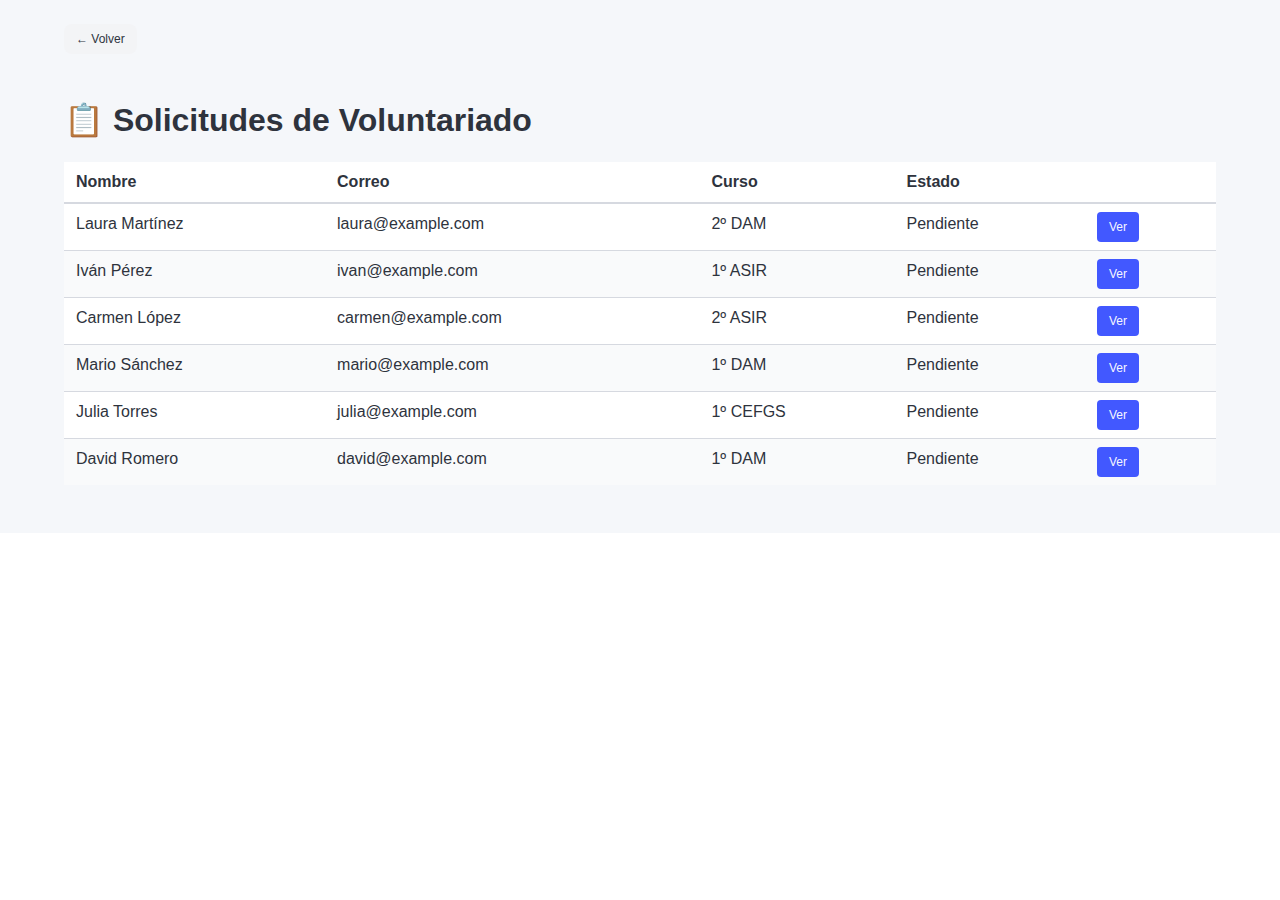
<file: solicitudes.html>
<!DOCTYPE html>
<html lang="es">
<head>
  <meta charset="UTF-8">
  <meta name="viewport" content="width=device-width, initial-scale=1.0">
  <title>Solicitudes de Voluntarios</title>
  <link rel="stylesheet" href="./bulma.css">
  <link rel="icon" type="image/x-icon" href="./Imagenes/Logo.png">
  <link rel="stylesheet" href="./administrador.css">

</head>
<body>
    <!-- Volver al panel de administrador -->
<section class="section pt-5 pb-0">
    <div class="container">
      <h2 class="is-sr-only">Navegación</h2>
      <a href="admin.html" class="button is-light is-small">
        ← Volver
      </a>
    </div>
  </section>

  <section class="section">
    <div class="container">
      <h1 class="title">📋 Solicitudes de Voluntariado</h1>
      <table class="table is-striped is-fullwidth">
        <thead>
          <tr>
            <th>Nombre</th>
            <th>Correo</th>
            <th>Curso</th>
            <th>Estado</th>
            <th></th>
          </tr>
        </thead>
        <tbody id="tabla-solicitudes">
          <tr>
            <td>Laura Martínez</td>
            <td>laura@example.com</td>
            <td>2º DAM</td>
            <td>Pendiente</td>
            <td><button class="button is-small is-link" onclick="verSolicitud(0)">Ver</button></td>
          </tr>
          <tr>
            <td>Iván Pérez</td>
            <td>ivan@example.com</td>
            <td>1º ASIR</td>
            <td>Pendiente</td>
            <td><button class="button is-small is-link" onclick="verSolicitud(1)">Ver</button></td>
          </tr>
          <tr>
            <td>Carmen López</td>
            <td>carmen@example.com</td>
            <td>2º ASIR</td>
            <td>Pendiente</td>
            <td><button class="button is-small is-link" onclick="verSolicitud(2)">Ver</button></td>
          </tr>
          <tr>
            <td>Mario Sánchez</td>
            <td>mario@example.com</td>
            <td>1º DAM</td>
            <td>Pendiente</td>
            <td><button class="button is-small is-link" onclick="verSolicitud(3)">Ver</button></td>
          </tr>
          <tr>
            <td>Julia Torres</td>
            <td>julia@example.com</td>
            <td>1º CEFGS</td>
            <td>Pendiente</td>
            <td><button class="button is-small is-link" onclick="verSolicitud(4)">Ver</button></td>
          </tr>
          <tr>
            <td>David Romero</td>
            <td>david@example.com</td>
            <td>1º DAM</td>
            <td>Pendiente</td>
            <td><button class="button is-small is-link" onclick="verSolicitud(5)">Ver</button></td>
          </tr>
        </tbody>
      </table>
    </div>
  </section>

  <!-- Modal -->
  <div class="modal" id="modal-solicitud">
    <div class="modal-background" onclick="cerrarModal()"></div>
    <div class="modal-card">
      <header class="modal-card-head">
        <p class="modal-card-title">Detalles de la Solicitud</p>
        <button class="delete" aria-label="close" onclick="cerrarModal()"></button>
      </header>
      <section class="modal-card-body" id="contenido-solicitud">
        <h2 class="title is-5">Información de la Solicitud</h2>
      </section>
      <footer class="modal-card-foot">
        <button class="button is-success" onclick="aceptarSolicitud()">Aceptar</button>
        <button class="button is-danger" onclick="rechazarSolicitud()">Rechazar</button>
      </footer>
    </div>
  </div>
  <script src="./solicitudes.js"></script>
</body>
</html>
</file>
<file: admin.css>
/* Estilos globales */
 html, body {
    font-family: 'Segoe UI', Tahoma, Geneva, Verdana, sans-serif;
    font-size: 16px;
    line-height: 1.5;
    height: 100%;
    background: #ECF0F3;
}

/* Barra de navegación */
nav.navbar {
    border-top: 4px solid #276cda;
    margin-bottom: 1rem;
}

.navbar-item, .navbar-link {
    font-size: 14px;
    font-weight: 700;
}

/* Menú lateral */
.menu-label {
    color: #8F99A3;
    font-weight: 700;
}

.menu-list a {
    color: #0F1D38;
    font-size: 14px;
    font-weight: 700;
}

.menu-list a:hover {
    color: #276cda;
}

.menu-list a.is-active {
    color: #276cda;
    font-weight: 700;
}

/* Estilo de las tarjetas */
.card {
    box-shadow: 0px 2px 4px rgba(0, 0, 0, 0.18);
    margin-bottom: 2rem;
}

.card-header-title {
    color: #8F99A3;
    font-weight: 400;
}

/* Sección de información */
.info-tiles {
    margin: 1rem 0;
}

.info-tiles .subtitle {
    font-weight: 300;
    color: #8F99A3;
}

/* Fondo hero */
.hero.welcome.is-info {
    background: linear-gradient(to right, #5B86E5, #36D1DC);
}

.hero.welcome .title, .hero.welcome .subtitle {
    color: #fff;
}

/* Tablas */
.card-table .table {
    margin-bottom: 0;
}

/* Scroll de las actividades */
.events-card .card-table {
    max-height: 250px;
    overflow-y: auto;
}
/* Ajustes generales para pantallas pequeñas */
@media screen and (max-width: 768px) {
    /* Ajustar la barra de navegación */
    nav.navbar {
        margin-bottom: 0.5rem;
    }

    .navbar-item, .navbar-link {
        font-size: 12px;
    }

    /* Hacer que el menú lateral ocupe todo el ancho */
    .menu {
        width: 100%;
    }

    .menu-list a {
        font-size: 12px;
        padding: 10px;
    }

    /* Ajustar tarjetas */
    .card {
        margin-bottom: 1rem;
    }

    /* Ajustar la sección Hero */
    .hero.welcome {
        text-align: center;
        padding: 2rem 1rem;
    }

    /* Modificar las tarjetas de eventos */
    .events-card .card-table {
        max-height: 200px;
    }

    /* Reducir padding en tablas */
    .card-table .table {
        font-size: 12px;
    }
}

/* Ajustes para móviles muy pequeños */
@media screen and (max-width: 480px) {
    .navbar-item, .navbar-link {
        font-size: 10px;
    }

    .menu-label {
        font-size: 12px;
    }

    .hero.welcome .title {
        font-size: 1.5rem;
    }

    .hero.welcome .subtitle {
        font-size: 1rem;
    }
}
</file>
<file: formulario.css>
.formulario {
    display: none;
    
  }
  .formulario.activo {
    display: block;
    animation: fadeIn 0.5s;
  }
  @keyframes fadeIn {
    from {opacity: 0;}
    to {opacity: 1;}
  }
  .boton-activo {
    background-color: #3273dc;
    color: white;
  }

  .help.is-danger {
    font-size: 0.8rem;
  }

  /*Estilo para el botón Volver*/
  .boton-volver {
    position: fixed;
    top: 20px;
    left: 20px;
    z-index: 1000;
    background-color: #f5f7fa;
    color: #1e6ffb;
    border: 1px solid #1e6ffb;
    font-weight: bold;
    transition: all 0.3s ease;
  }
  
  .boton-volver:hover {
    background-color: #1e6ffb;
    color: white;
  }
</file>
<file: estilos.css>
@import url('https://fonts.googleapis.com/css2?family=Signika+Negative:wght@300..700&display=swap');


body {
  font-family: Signika Negative;
    font-size: 20px;
 
}
html{
    scroll-behavior: smooth;
}


/* Navbar */
header{
    font-size: 20px;
}
.Logo {
    width: 5%; 
    height: auto; 
   
}
.navbar {
    background-color: #82a3c4;
    padding: 15px 20px;
}

.navbar .navbar-brand {
    display: flex;
    justify-content: space-between;
    align-items: center;
}

.navbar-item h1 {
    color: #fff;
    font-size: 250px;
}

.navbar-item a {
    color: #fff;
    font-size: 200px;
}

.navbar-burger span {
    background-color: white;
}
.is-dark {
    color:rgba(0, 0, 0, 0.5);
}



/*Imagen Inicio/*/

.hero-body {
    display: flex;
    justify-content: center;
    align-items: center;
    height: 100vh;
    flex-direction: column;
    padding: 0;
}
.hero-container {
   display: grid;
   grid-template-columns: repeat(3, 1fr);
   gap: 10px;
   width: 100%;
   max-width: 1200px;
   height: 60vh;
   margin: 20px auto;

}
.hero-image {
    position: relative;
    overflow: hidden;
    border-radius: 10px;

}

.hero-image img {
    width: 100%;
    height: 100%;
    object-fit: cover;
    transition: transform 0.5s ease-in-out;
}
.hero {
    position: relative;
    width: 100%;
    height: 100vh; /* Ocupa toda la pantalla */
    overflow: hidden;
    background-image: url('Imagenes/imagen_1_Inicio.jpg');
    background-size: cover;
    background-position: center;
    background-repeat: no-repeat;
    transition: filter 0.5s ease-in-out;
}

.hero-slider {
    position: absolute;
    top: 0;
    left: 0;
    width: 100%;
    height: 100%;
    display: flex;
    animation: slider 12s infinite linear;
}

.hero:hover {
    filter: brightness(0.7);
    transition: filter 0.5s ease-in-out;
}
.hero-slide {
    position: absolute;
    width: 100%;
    height: 100%;
    opacity: 0;
    transition: opacity 2s ease-in-out;
}

.hero-slide img {
    width: 100%;
    height: 100%;
    object-fit: cover;
}

.overlay {
    position: absolute;
    bottom: 10%;
    left: 50%;
    transform: translateX(-50%);
    background: rgba(0, 0, 0, 0.477);
    color: rgb(158, 197, 255);
    padding: 10px 20px;
    font-size: 1.5rem;
    border-radius: 5px;
    opacity: 0;
    transition: opacity 0.5s ease-in-out;
}

.hero-slide:hover .overlay {
    opacity: 1;
    position: absolute;
    top: 0;
    left: 0;
    width: 100%;
    height: 100%;
    background: rgba(0, 0, 0, 0.5);
    display: flex;
    justify-content: center;
    align-items: center;
    color: white;
    font-size: 1.5rem;
    transition: opacity 0.5s ease-in-out;

}

@media (max-width: 768px) {
    .hero-container {
        grid-template-columns: 1fr;
        height: auto;
    }
}
@keyframes slider {
    0% { opacity: 1; }
    33% { opacity: 1; }
    34% { opacity: 0; }
    66% { opacity: 0; }
    67% { opacity: 1; }
    100% { opacity: 1; }
}

.hero-content {
    position: absolute;
    top: 50%;
    left: 50%;
    transform: translate(-50%, -50%);
    text-align: center;
    z-index: 10;
}

.hero-content .title {
    font-size: 3rem;
}

.hero-content .subtitle {
    font-size: 1.5rem;
}



/*Seccion Inicio/*/
.tituloQS{
    padding-top: 10px;
    font-size: 25px;
    font-weight: bold;
    color:#82a3c4;
}
.imageninicio img{
    max-width: 85%;
    margin-left: 110px; 
    border-radius: 20%;
}
.centrartextoQS{
    text-align: center;

}
.padingQS{
    padding-bottom: 30px;
    padding-right: 40px;
    padding-left: 40px;
    margin-left: 40px;
    margin-right: 40px;
    color:rgb(60, 106, 175);
    font-size: 20px;
}



/*Estadisticas/*/

.custom-section {
    background-color: #6891cf;
    padding: 50px 0;
}
.custom-box {
    background: #82a3c4;
    border-radius: 15px;
    padding: 20px;
    transition: transform 0.3s ease, box-shadow 0.3s ease;
    min-height: 250px;
    display: flex;
    flex-direction: column;
    justify-content: center;
    align-items: center;
}
.custom-box:hover {
    transform: scale(1.05);
    box-shadow: 0px 8px 16px rgba(0, 0, 0, 0.2);
    background: rgba(255, 255, 255, 0.2);
}
.custom-image img {
    max-width: 100px;
    filter: brightness(0) invert(1);
}
.custom-title {
    font-size: 2rem;
    font-weight: bold;
}
.custom-subtitle {
    font-size: 1.2rem;
    line-height: 1.5;
}
.hr{
    color:#82a3c4;
}

/*Carrusel/*/

.carousel-container {
    display: flex;
    overflow-x: auto;
    
    border-radius: 0px;
    padding: 10px;
    width: 100vw;
    margin-left: -50px;
}

.carousel-item {
    flex: 0 0 auto;
    width: 100%;
    height: 350px;
    margin-right: 10px;
    display: flex;
    align-items: center;
    justify-content: space-between;
    border-radius: 8px;
    padding: 20px;
}

.fotopersona img {
    width: 75%;
    height:75%;
    object-fit: cover;
    padding-right: 100px;
}

.contenidoCarrusel {
    text-align: center;
    color: rgb(0, 0, 0);
    max-width: 60%;
}

.contenidoCarrusel h2 {
    font-size: 4rem;
    font-weight: bold;
    margin-bottom: 20px;
    position: relative;
    color:#82a3c4
}

.contenidoCarrusel p {
    font-size: 0.8cm ;
    padding-right: 15px;
    color: #82a3c4;
    position: relative;
    top: 10px;
}




/*SPAM/*/
.sectionSpam {
    padding: 60px 20px;
    background-color: #82a3c4;
}

.store-button {
    width: 150px;
    margin-right: 10px;
}

.app-image {
    width:750px;
    max-width: 100%;
    border-radius: 10px;
padding-left: 50px;
}




/* Footer/*/
.mt-3{
    display: flex;
} 
.footer{
    background-color: #1177aa;
}

/*Responsive/*/
@media screen and (max-width: 768px) {
    .navbar {
        flex-direction: column;
        align-items: center;
        text-align: center;
    }
    .navbar .navbar-brand {
        flex-direction: column;
        align-items: center;
    }
    .navbar-menu {
        display: flex;
        flex-direction: column;
        align-items: center;
    }
    .navbar-item, .navbar-link {
        font-size: 12px;
        display: block;
        width: 100%;
        text-align: center;
    }
    .menu {
        width: 100%;
    }
    .menu-list a {
        font-size: 12px;
        padding: 10px;
    }
    .card {
        margin-bottom: 1rem;
    }
    .hero.welcome {
        text-align: center;
        padding: 2rem 1rem;
    }
    .events-card .card-table {
        max-height: 200px;
    }
    .card-table .table {
        font-size: 12px;
    }
    .hero-container {
        grid-template-columns: 1fr;
        height: auto;
    }
}

@media screen and (max-width: 480px) {
    .navbar-item, .navbar-link {
        font-size: 10px;
    }
    .menu-label {
        font-size: 12px;
    }
    .hero.welcome .title {
        font-size: 1.5rem;
    }
    .hero.welcome .subtitle {
        font-size: 1rem;
    }
}
</file>
<file: noticias.css>
/* Estilo general de la tarjeta de noticias */
.news-card {
  border-radius: 16px;
  overflow: hidden;
  display: flex;
  flex-direction: column;
  justify-content: space-between;
  height: 100%;
  box-shadow: 0px 4px 20px rgba(0, 0, 0, 0.05);
  transition: transform 0.3s ease, box-shadow 0.3s ease;
  flex: 1;
}

.news-card:hover {
  transform: translateY(-5px);
  box-shadow: 0px 8px 30px rgba(0, 0, 0, 0.1);
}

/* Imagen */
.news-card figure img {
  object-fit: cover;
  width: 100%;
  height: 200px;
}

/* Contenido */
.news-card .content {
  padding: 1.5rem;
  text-align: left;
}

.news-card .content p {
  color: #4a4a4a;
  margin-bottom: 0.5rem;
  line-height: 1.5;
}

.news-card .content p.is-size-7 {
  font-size: 0.85rem;
  color: #7a7a7a;
}

.news-card .content h3 {
  font-weight: 700;
  color: #363636;
  font-size: 1.2rem;
}

.news-card .content a {
  color: #1e6ffb;
  font-weight: 500;
  margin-top: 1rem;
  display: inline-block;
  transition: color 0.3s ease;
}

.news-card .content a:hover {
  color: #0041c4;
  text-decoration: underline;
}

/* Hero */
.hero.is-primary {
  background: linear-gradient(135deg, #1e6ffb, #0041c4bc) !important;
  color: white;
}

.hero .title,
.hero .subtitle {
  color: white;
}

/* Responsividad */
@media (max-width: 1024px) {
  .news-card figure img {
    height: 180px;
  }
}

@media (max-width: 768px) {
  .news-card {
    margin-bottom: 2rem;
  }

  .news-card figure img {
    height: 160px;
  }

  .columns.is-multiline {
    display: flex;
    flex-direction: column;
    gap: 1rem;
  }

  .columns.is-multiline .column {
    width: 100%;
  }
}

@media (max-width: 480px) {
  .news-card figure img {
    height: 140px;
  }

  .news-card .content {
    padding: 1rem;
  }

  .news-card .content h3 {
    font-size: 1rem;
  }

  .news-card .content p {
    font-size: 0.9rem;
  }
}

/* Botón burger para móviles */
.navbar-burger {
  display: none;
  cursor: pointer;
  height: 3rem;
  width: 3rem;
  align-items: center;
  justify-content: center;
  border: none;
  background: none;
}

/* Mostrar burger solo en pantallas pequeñas */
@media (max-width: 1024px) {
  .navbar-burger {
    display: flex;
  }

  .navbar-menu {
    display: none;
  }

  .navbar-menu.is-active {
    display: block;
  }
}
</file>
<file: ods.css>
body {
    background-color: #f8f9fa;
  }

  .ods-section {
    background-color: #f5f5f5;
    padding: 5rem 2rem;
  }

  .ods-title {
    font-size: 2.5rem;
    font-weight: 800;
    color: #1a1a1a;
  }

  .ods-subtitle {
    color: #555;
    font-size: 1.1rem;
    margin-top: 1rem;
    max-width: 600px;
  }

  .ods-buttons {
    margin-top: 2rem;
  }

  .ods-grid {
    margin-top: 3rem;
    display: flex;
    flex-wrap: wrap;
    gap: 1rem;
    justify-content: center;
  }

  .ods-card {
    width: 100px;
    height: 100px;
    border-radius: 12px;
    display: flex;
    align-items: center;
    justify-content: center;
    font-weight: bold;
    font-size: 1.2rem;
    color: white;
    box-shadow: 0 4px 12px rgba(0, 0, 0, 0.1);
    transition: transform 0.3s ease;
  }

  .ods-card:hover {
    transform: translateY(-5px);
  }

  .bg-orange { background-color: #f47c6c; }
  .bg-pink { background-color: #f89e9e; }
  .bg-blue { background-color: #3a89c9; }
  .bg-green { background-color: #72bf44; }
  .bg-yellow { background-color: #f5c542; }
  .bg-darkgreen { background-color: #4a7b3f; }

  .content-card {
    box-shadow: 0 4px 12px rgba(0, 0, 0, 0.05);
    border-radius: 12px;
    transition: transform 0.3s ease, box-shadow 0.3s ease;
  }

  .content-card:hover {
    transform: translateY(-5px);
    box-shadow: 0 10px 20px rgba(0, 0, 0, 0.1);
  }

  .icon-box {
    display: inline-flex;
    align-items: center;
    justify-content: center;
    width: 40px;
    height: 40px;
    border-radius: 50%;
    font-size: 1.2rem;
    color: #3273dc;
  }

  html {
    scroll-behavior: smooth;
  }

  /*Animación*/
  .fade-in {
    opacity: 0;
    transform: translateY(30px);
    transition: opacity 0.8s ease, transform 0.8s ease;
  }
  
  .fade-in.visible {
    opacity: 1;
    transform: translateY(0);
  }

  /*Proyectos anteriores*/
  body {
    background-color: #f8f9fc;
  }
  .project-card {
    border-radius: 12px;
    box-shadow: 0 4px 10px rgba(0, 0, 0, 0.05);
    transition: transform 0.3s ease;
  }
  .project-card:hover {
    transform: translateY(-5px);
  }
  .tag {
    font-size: 0.75rem;
  }
  .project-meta {
    font-size: 0.85rem;
    color: #666;
    margin-top: 0.25rem;
  }

  /*lectores de pantalla*/
  .is-sr-only {
    position: absolute;
    width: 1px;
    height: 1px;
    padding: 0;
    margin: -1px;
    overflow: hidden;
    clip: rect(0, 0, 0, 0);
    white-space: nowrap;
    border: 0;
  }
</file>
<file: administrador.css>
body {
    background-color: #f5f7fa;
    font-family: 'Segoe UI', Tahoma, Geneva, Verdana, sans-serif;
  }

  .box {
    border-radius: 12px;
    box-shadow: 0 8px 24px rgba(0, 0, 0, 0.05);
    background-color: white;
  }

  .is-rounded-avatar {
    border-radius: 50%;
    width: 40px;
    height: 40px;
    object-fit: cover;
  }

  .tag.is-success {
    background-color: #c6f6d5;
    color: #22543d;
  }

  .tag.is-warning {
    background-color: #fefcbf;
    color: #744210;
  }

  .tag.is-danger {
    background-color: #fed7d7;
    color: #742a2a;
  }

  .button.is-primary {
    background-color: #4c51bf;
    color: white;
    border-radius: 8px;
    transition: background-color 0.3s;
  }

  .button.is-primary:hover {
    background-color: #434190;
  }

  .button.is-light {
    border-radius: 8px;
  }

  select,
  input[type="text"] {
    border-radius: 8px;
    border: 1px solid #dbdbdb;
  }

  /*Diseño modal de formulario de proyectos*/
  .modal {
    display: none;
  }

  .modal.is-active {
    display: flex;
  }

  .button.is-purple {
    background-color: #6c63ff;
    color:white;
    border: none;
  }

  .button.is-purple:hover {
    background-color: #574fd6;

  }

  .button.is-light-gray {
    background-color: #f5f5f5;
    color: #4a4a4a;
  }

  .input, .textarea, .select {
    border-radius: 8px;

  }

  .checkbox {
    margin-right: 12px;
  }

  .field label {
    font-weight: 600;
  }
</file>
<file: unete.css>
@import url('https://fonts.googleapis.com/css2?family=Signika+Negative:wght@300..700&display=swap');
*{
    font-family: 'Signika Negative';
 
}
/* General */
body {
    
    font-size: 30px;
    background-color: #82a3c4;
    margin: 0;
    padding: 0;
}

/* Estilo para el título */
.title.is-3 {
    
    font-weight: bold;
    color: #fff;
}

/* Botones de navegación */
.navbar-start .navbar-item {
    text-transform: uppercase;
}

.navbar-menu {
    background-color: #333;
    width: 100%;
}

.navbar-end {
    display: flex;
    justify-content: center;
    align-items: center;
}

.navbar-end .navbar-item .field {
    display: flex;
    align-items: center;
    margin: 0;
}

/* Estilo de los formularios */
form {
    background-color: #cbdef0;
    border-radius: 8px;
    padding: 20px;
    box-shadow: 0 4px 6px rgba(0, 0, 0, 0.1);
    margin-top: 20px;
}

/* Títulos de formulario */
h2 {
    font-size: 50+px;
    font-weight: bold;
    color: #333;
    margin-bottom: 20px;
}

/* Campos de formulario */
.field {
    margin-bottom: 15px;
}

.label {
    font-size: 20px;
    font-weight: bold;
    color: #333;
    
}

.control {
    width: 100%;
}

/* Estilo de inputs */
.input {
    border-radius: 8px;
    font-size: 20px;
    padding: 10px;
    border: 1px solid #ddd;
    transition: border-color 0.3s ease;
}

.input:focus {
    border-color: #82a3c4;
    outline: none;
}

select.input {
    appearance: none;
    padding: 10px;
}

/* Botones */
.button {
    background-color: #82a3c4;
    color:#82a3c4;
    padding: 10px 20px;
    border-radius: 8px;
    font-size: 20px;
    transition: background-color 0.3s ease;
    width: 100%;
}

.button:hover {
    background-color: #82a3c4;
}

.button.is-primary {
    background-color: #82a3c4;
}

.button.is-primary:hover {
    background-color: #ddd;
}

/* Tabs de formulario */
.tab-buttons {
    display: flex;
    justify-content: center;
    margin-bottom: 30px;
}

.tab-buttons .button {
    margin: 0 10px;
    text-transform: uppercase;
    font-weight: bold;
}

/* Sección de contenido */
.section {
    padding: 50px 0;
}

/* Formulario activo */
.formulario {
    display: none;
}

.formulario.activo {
    display: block;
}

/* Estilos responsive para dispositivos móviles */
@media screen and (max-width: 768px) {
    .navbar-burger {
        display: block;
    }

    .navbar-menu {
        display: none;
    }

    .navbar-menu.is-active {
        display: block;
    }

    .tab-buttons {
        flex-direction: column;
        margin-top: 20px;
    }

    .tab-buttons .button {
        margin-bottom: 15px;
    }
}
</file>
